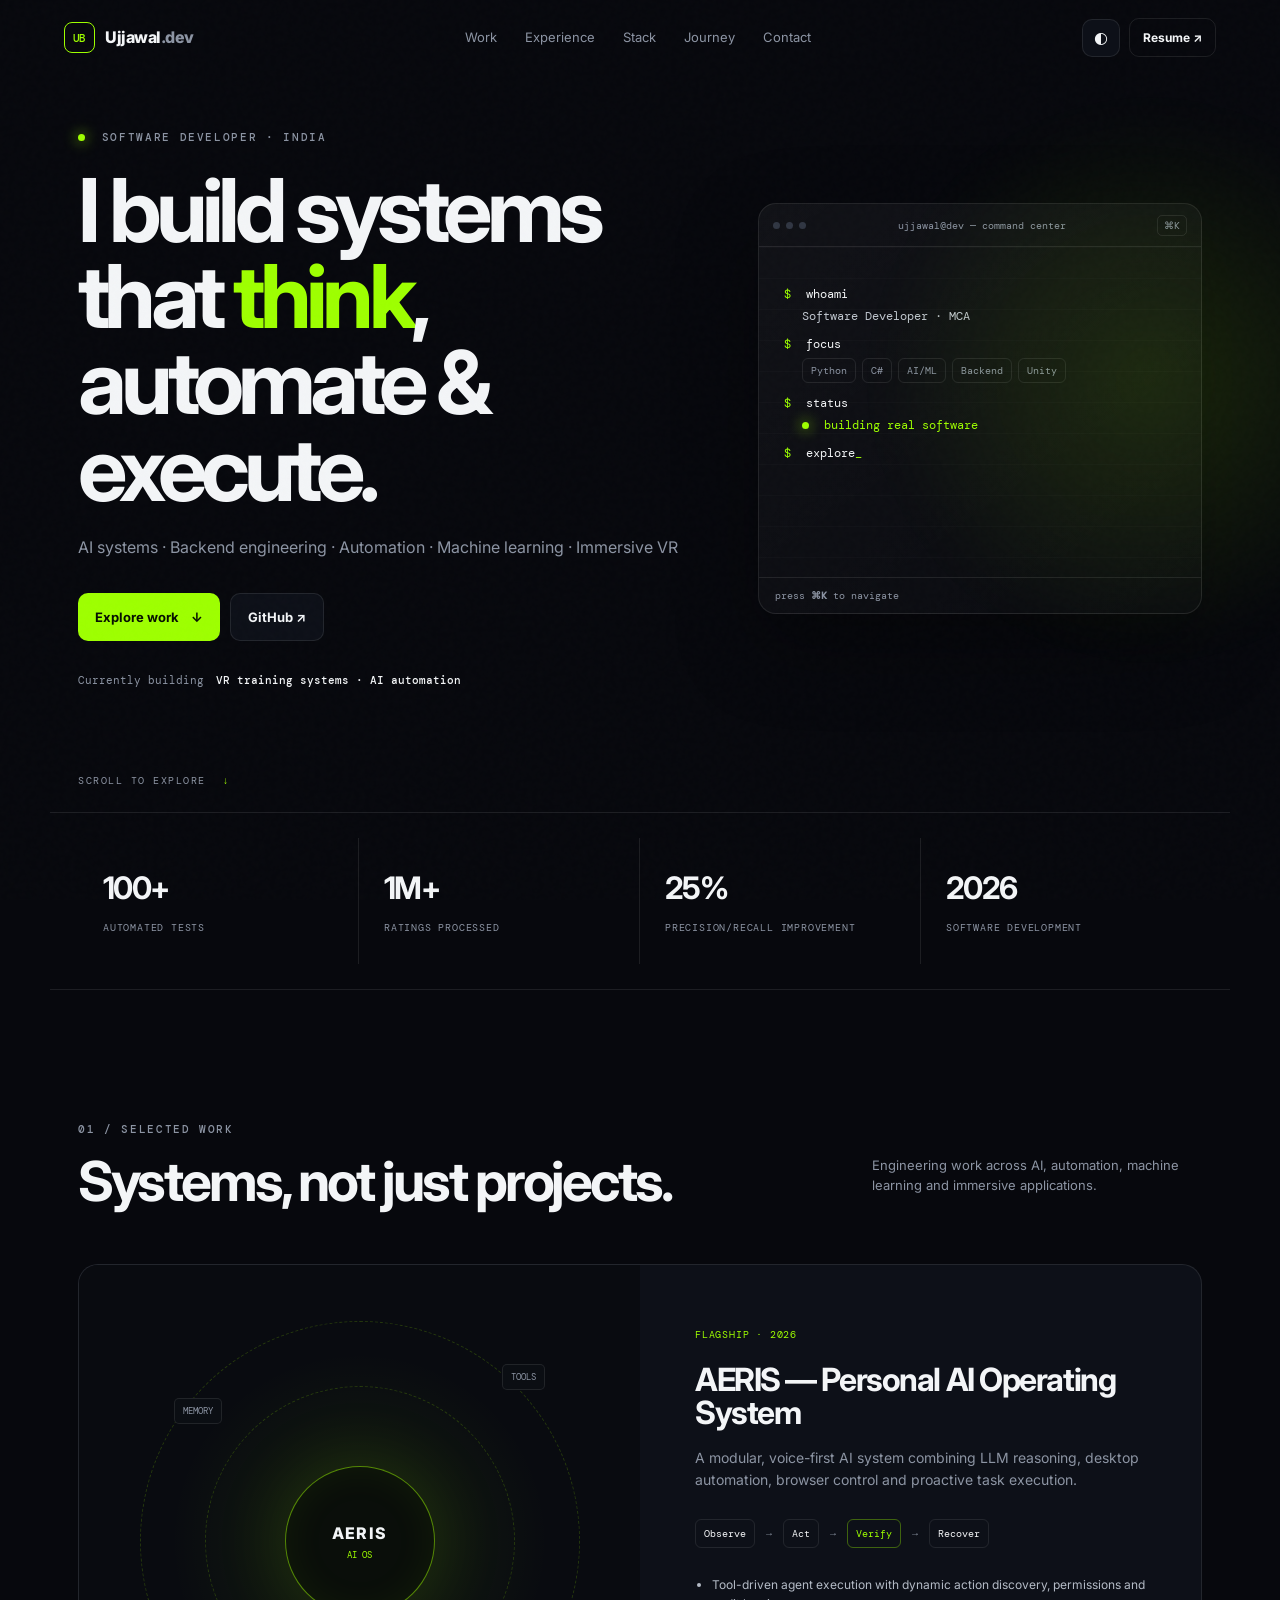
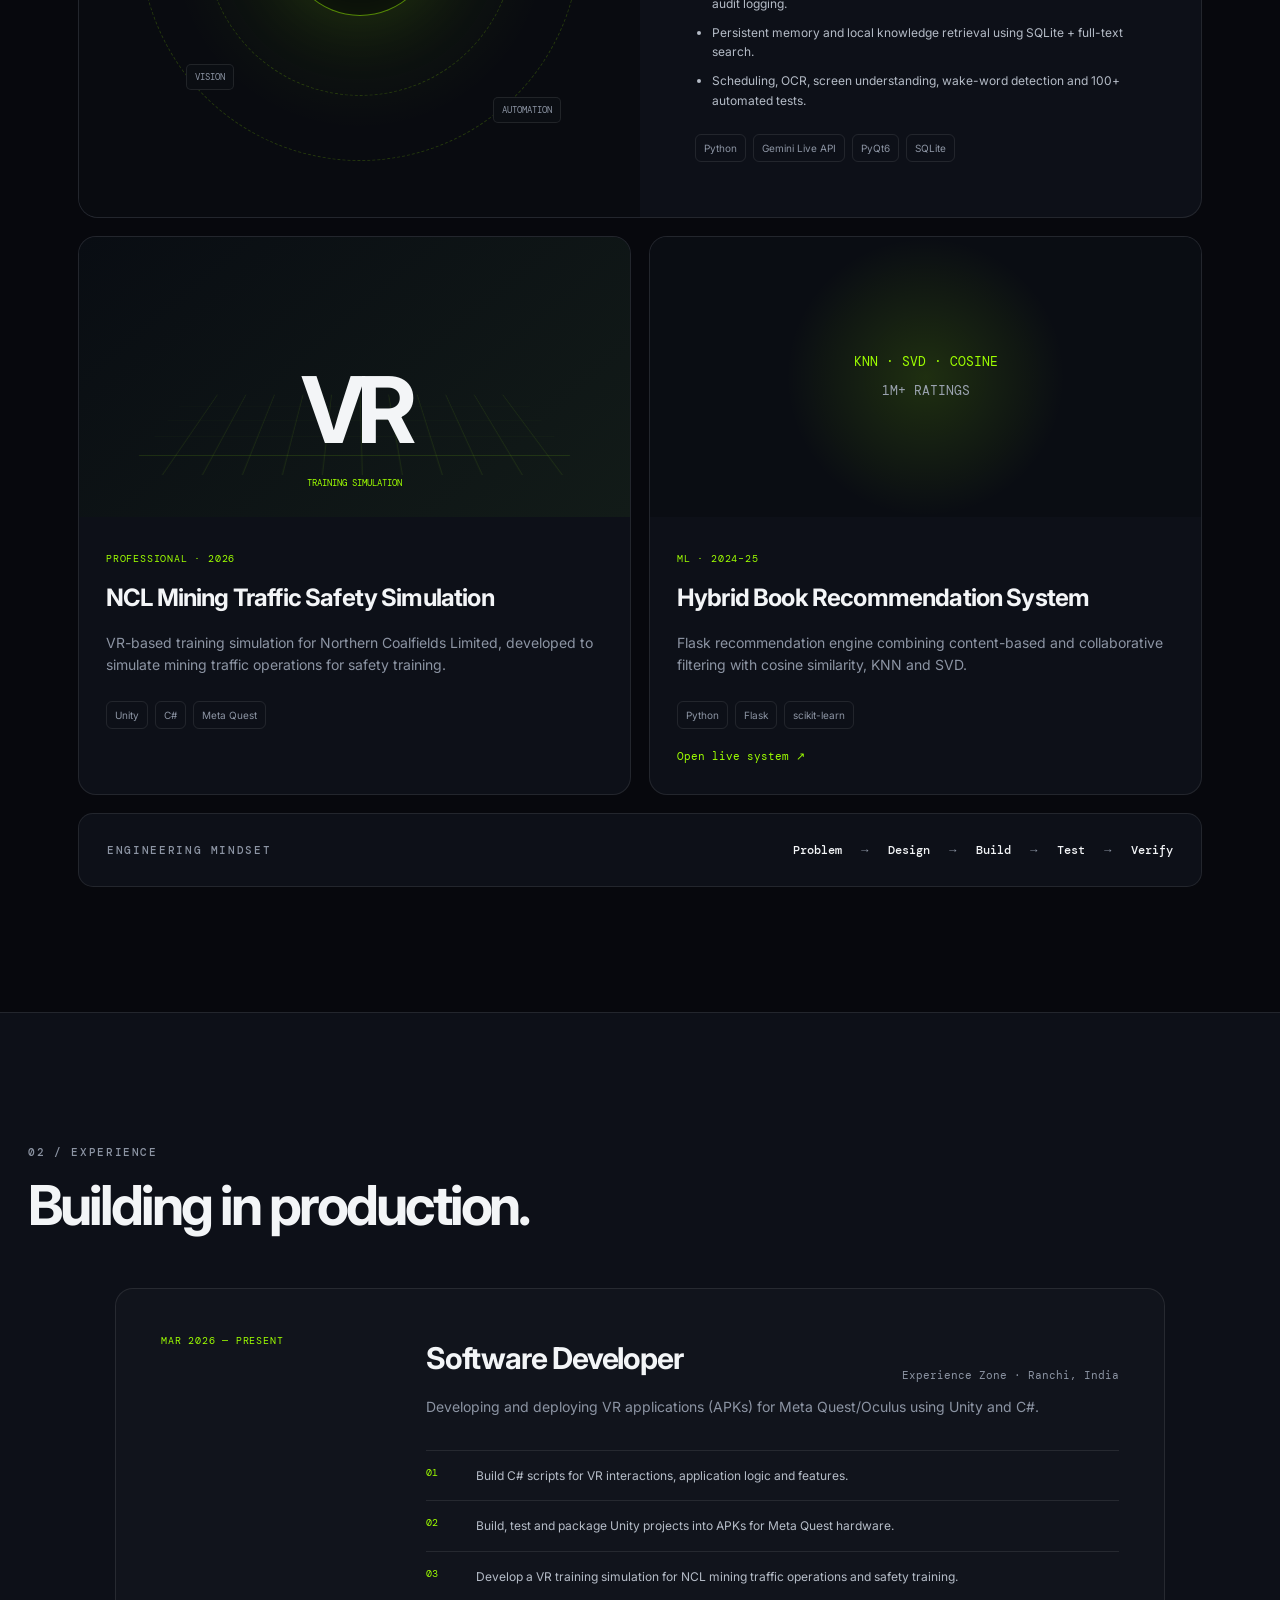
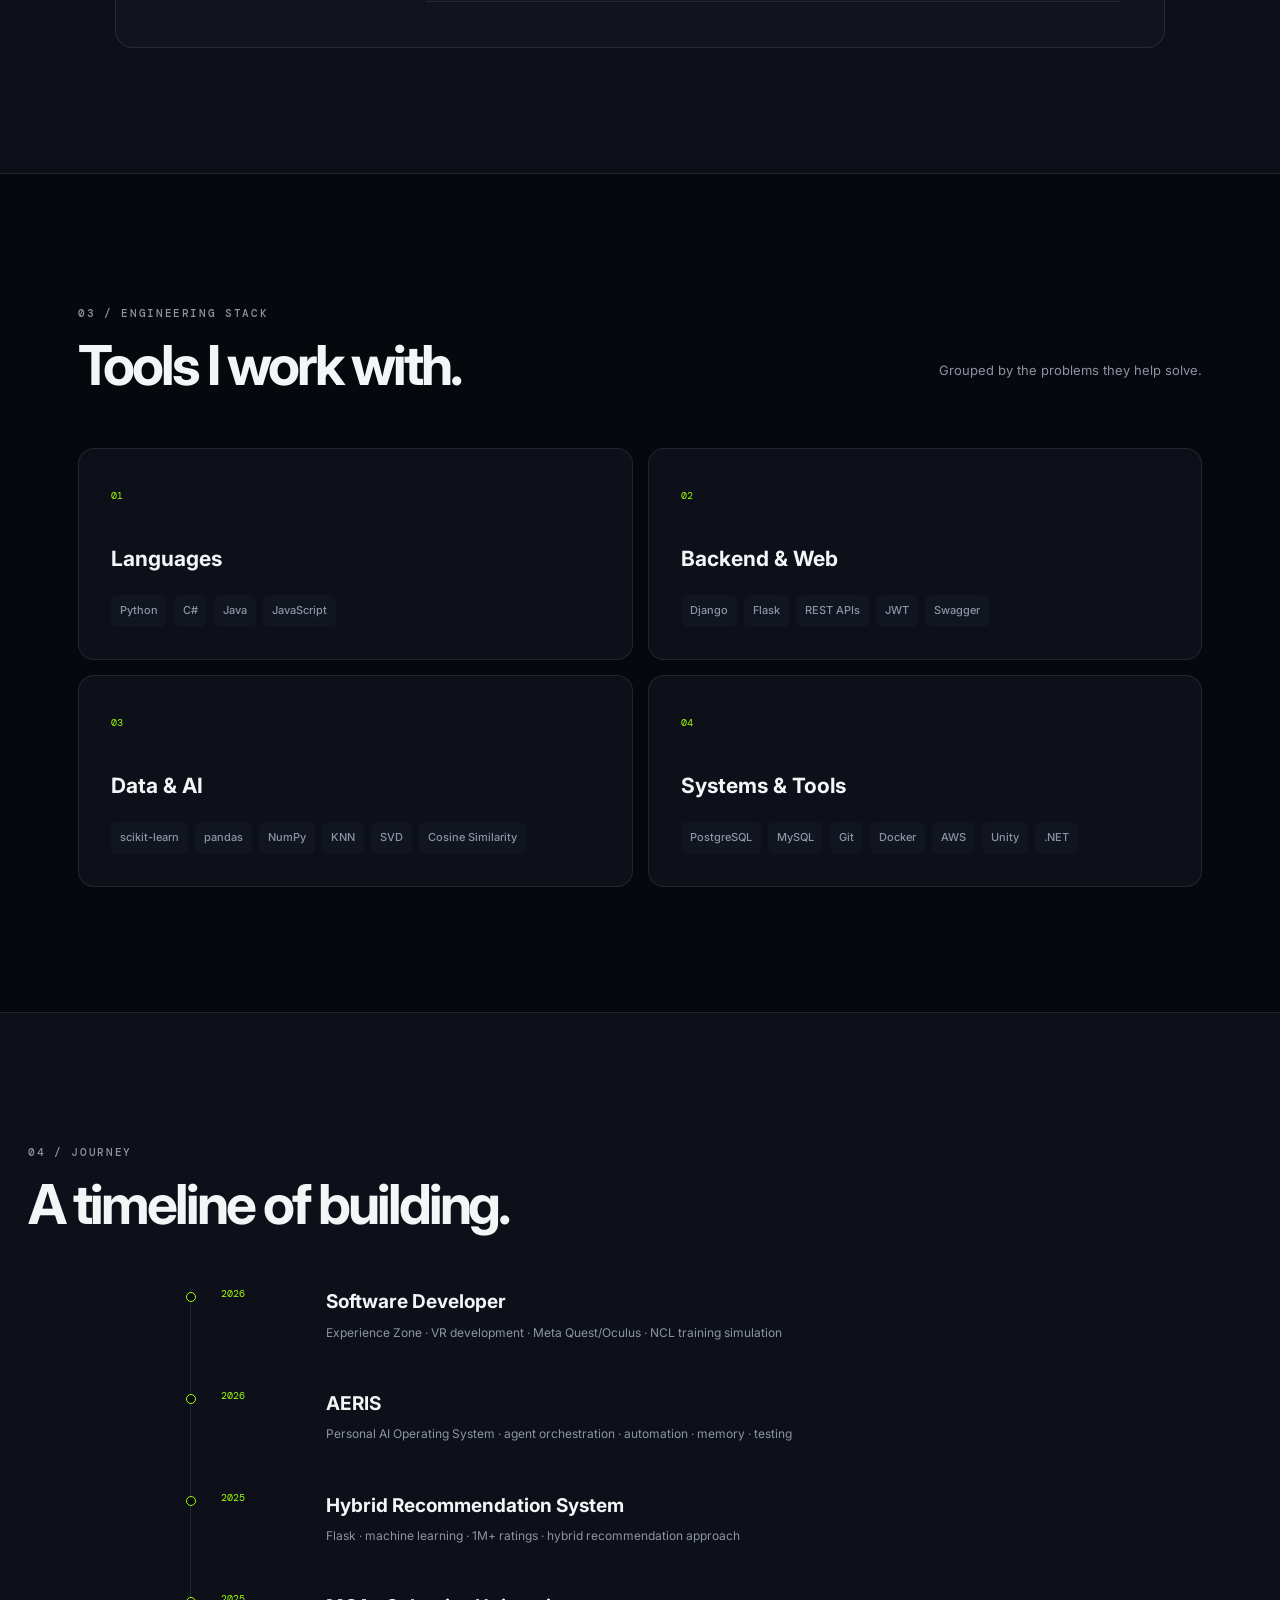
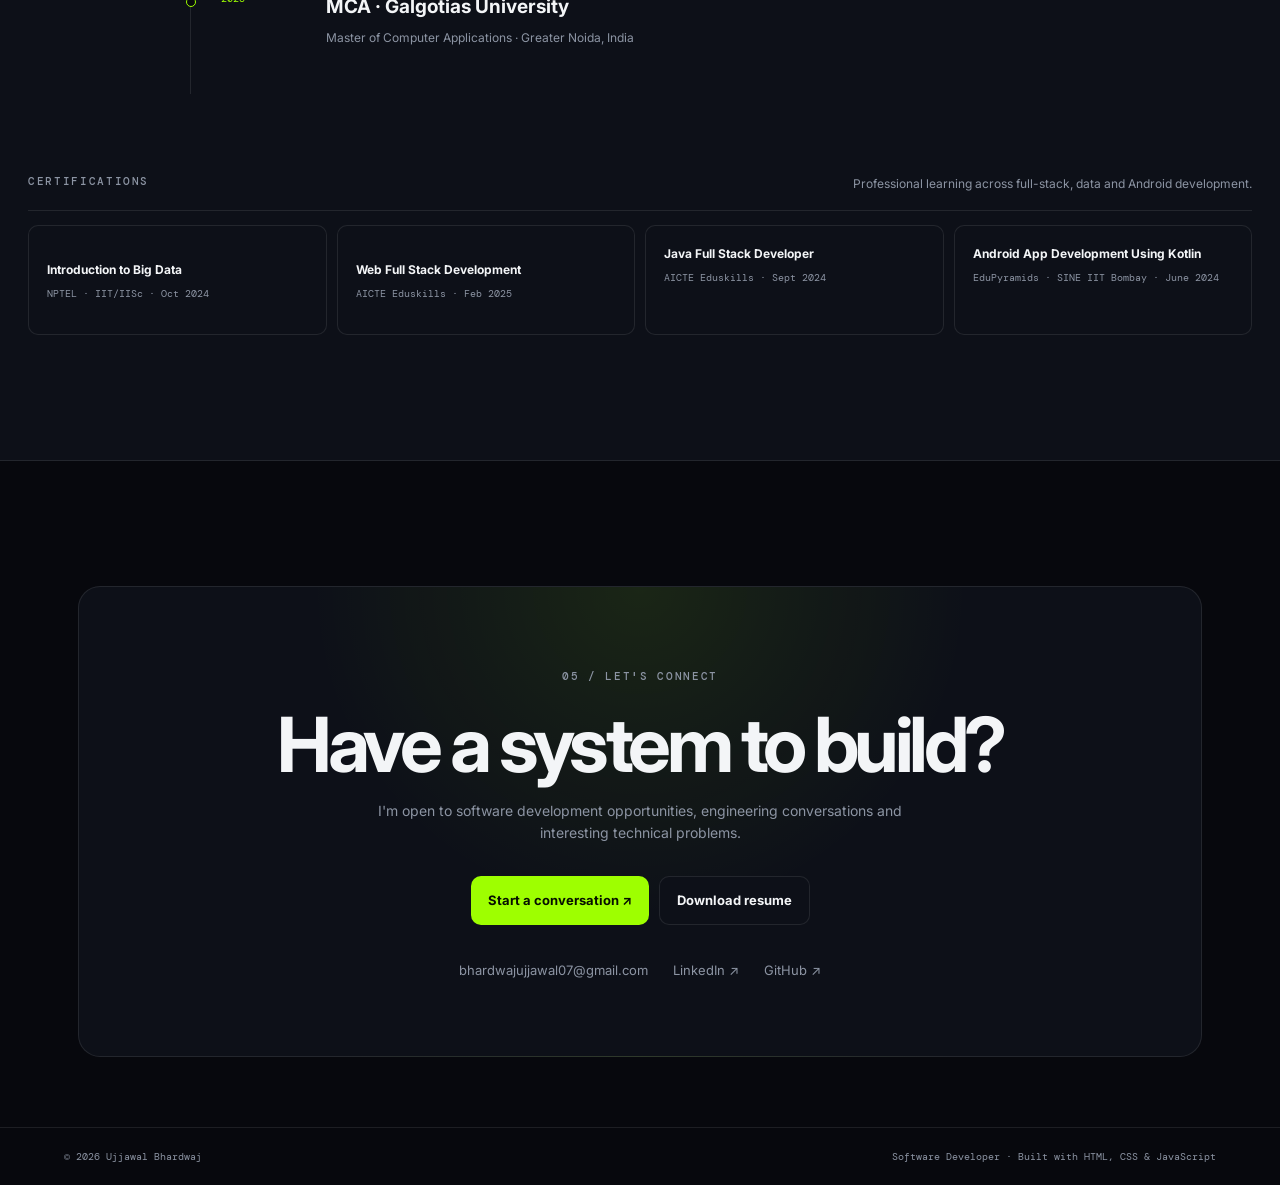
<file: index.html>
<!doctype html>
<html lang="en">
<head>
  <meta charset="utf-8">
  <meta name="viewport" content="width=device-width,initial-scale=1">
  <meta name="description" content="Ujjawal Bhardwaj — Software Developer building AI systems, automation, backend applications and immersive VR experiences.">
  <meta name="theme-color" content="#07080d">
  <title>Ujjawal Bhardwaj — Software Developer</title>
  <link rel="icon" href="images/ujjawal.jpg">
  <link rel="preconnect" href="https://fonts.googleapis.com">
  <link rel="preconnect" href="https://fonts.gstatic.com" crossorigin>
  <link href="https://fonts.googleapis.com/css2?family=DM+Mono:wght@400;500&family=Inter:wght@400;500;600;700;800&display=swap" rel="stylesheet">
  <link rel="stylesheet" href="style.css">
</head>
<body>
  <div class="noise"></div>
  <div class="progress" id="progress"></div>

  <header class="nav" id="nav">
    <a class="brand" href="#home" aria-label="Ujjawal Bhardwaj home">
      <span class="brand-mark">UB</span>
      <span>Ujjawal<span class="muted">.dev</span></span>
    </a>
    <nav id="desktopNav">
      <a href="#work">Work</a>
      <a href="#experience">Experience</a>
      <a href="#stack">Stack</a>
      <a href="#journey">Journey</a>
      <a href="#contact">Contact</a>
    </nav>
    <div class="nav-actions">
      <button class="icon-btn" id="themeBtn" title="Toggle theme" aria-label="Toggle theme">◐</button>
      <a class="resume-btn" href="UJJAWAL_SD_resume.pdf" download>Resume ↗</a>
      <button class="menu-btn" id="menuBtn" aria-label="Open menu">☰</button>
    </div>
  </header>

  <main>
    <section class="hero section" id="home">
      <div class="hero-grid">
        <div class="hero-copy reveal">
          <div class="eyebrow"><span class="dot"></span> SOFTWARE DEVELOPER · INDIA</div>
          <h1>I build systems<br>that <span>think</span>,<br>automate & execute.</h1>
          <p class="hero-sub">AI systems · Backend engineering · Automation · Machine learning · Immersive VR</p>
          <div class="hero-cta">
            <a class="primary" href="#work">Explore work <span>↓</span></a>
            <a class="secondary" href="https://github.com/BHARDWAJ-0001" target="_blank" rel="noreferrer">GitHub ↗</a>
          </div>
          <div class="mini-meta">
            <span>Currently building</span>
            <strong>VR training systems · AI automation</strong>
          </div>
        </div>

        <div class="command-card reveal delay-1">
          <div class="terminal-top"><span class="traffic"></span><span class="traffic"></span><span class="traffic"></span><span class="terminal-title">ujjawal@dev — command center</span><kbd>⌘K</kbd></div>
          <div class="terminal-body">
            <div class="terminal-line"><span class="prompt">$</span> whoami</div>
            <div class="terminal-output">Software Developer · MCA</div>
            <div class="terminal-line"><span class="prompt">$</span> focus</div>
            <div class="terminal-output chips"><span>Python</span><span>C#</span><span>AI/ML</span><span>Backend</span><span>Unity</span></div>
            <div class="terminal-line"><span class="prompt">$</span> status</div>
            <div class="status-line"><span class="live"></span> building real software</div>
            <div class="terminal-line"><span class="prompt">$</span> explore<span class="cursor">_</span></div>
          </div>
          <div class="terminal-footer">press <b>⌘K</b> to navigate</div>
        </div>
      </div>
      <div class="scroll-cue">SCROLL TO EXPLORE <span>↓</span></div>
    </section>

    <section class="metrics section-sm">
      <div class="metric reveal"><b>100+</b><span>automated tests</span></div>
      <div class="metric reveal delay-1"><b>1M+</b><span>ratings processed</span></div>
      <div class="metric reveal delay-2"><b>25%</b><span>precision/recall improvement</span></div>
      <div class="metric reveal delay-3"><b>2026</b><span>software development</span></div>
    </section>

    <section class="section" id="work">
      <div class="section-head reveal">
        <div><span class="eyebrow">01 / SELECTED WORK</span><h2>Systems, not just projects.</h2></div>
        <p>Engineering work across AI, automation, machine learning and immersive applications.</p>
      </div>

      <article class="feature-card reveal">
        <div class="feature-visual aeris">
          <div class="orbit o1"></div><div class="orbit o2"></div>
          <div class="aeris-core"><span>AERIS</span><small>AI OS</small></div>
          <div class="node n1">MEMORY</div><div class="node n2">TOOLS</div><div class="node n3">VISION</div><div class="node n4">AUTOMATION</div>
        </div>
        <div class="feature-copy">
          <span class="tag">FLAGSHIP · 2026</span>
          <h3>AERIS — Personal AI Operating System</h3>
          <p>A modular, voice-first AI system combining LLM reasoning, desktop automation, browser control and proactive task execution.</p>
          <div class="pipeline">
            <span>Observe</span><i>→</i><span>Act</span><i>→</i><span>Verify</span><i>→</i><span>Recover</span>
          </div>
          <ul>
            <li>Tool-driven agent execution with dynamic action discovery, permissions and audit logging.</li>
            <li>Persistent memory and local knowledge retrieval using SQLite + full-text search.</li>
            <li>Scheduling, OCR, screen understanding, wake-word detection and 100+ automated tests.</li>
          </ul>
          <div class="tags"><span>Python</span><span>Gemini Live API</span><span>PyQt6</span><span>SQLite</span></div>
        </div>
      </article>

      <div class="work-grid">
        <article class="work-card reveal">
          <div class="work-art vr-art"><span class="vr-grid"></span><b>VR</b><small>TRAINING SIMULATION</small></div>
          <div class="card-body"><span class="tag">PROFESSIONAL · 2026</span><h3>NCL Mining Traffic Safety Simulation</h3><p>VR-based training simulation for Northern Coalfields Limited, developed to simulate mining traffic operations for safety training.</p><div class="tags"><span>Unity</span><span>C#</span><span>Meta Quest</span></div></div>
        </article>
        <article class="work-card reveal delay-1">
          <div class="work-art rec-art"><div class="matrix">KNN · SVD · COSINE<br>1M+ RATINGS</div></div>
          <div class="card-body"><span class="tag">ML · 2024–25</span><h3>Hybrid Book Recommendation System</h3><p>Flask recommendation engine combining content-based and collaborative filtering with cosine similarity, KNN and SVD.</p><div class="tags"><span>Python</span><span>Flask</span><span>scikit-learn</span></div><a class="text-link" href="https://hybridbook-recommender-system.onrender.com/" target="_blank" rel="noreferrer">Open live system ↗</a></div>
        </article>
      </div>

      <div class="case-strip reveal">
        <span class="eyebrow">ENGINEERING MINDSET</span>
        <div class="case-flow"><b>Problem</b><i>→</i><b>Design</b><i>→</i><b>Build</b><i>→</i><b>Test</b><i>→</i><b>Verify</b></div>
      </div>
    </section>

    <section class="section alt" id="experience">
      <div class="section-head reveal">
        <div><span class="eyebrow">02 / EXPERIENCE</span><h2>Building in production.</h2></div>
      </div>
      <div class="experience-card reveal">
        <div class="exp-date">MAR 2026 — PRESENT</div>
        <div class="exp-main">
          <div class="exp-title"><h3>Software Developer</h3><span>Experience Zone · Ranchi, India</span></div>
          <p>Developing and deploying VR applications (APKs) for Meta Quest/Oculus using Unity and C#.</p>
          <div class="exp-points">
            <div><span>01</span><p>Build C# scripts for VR interactions, application logic and features.</p></div>
            <div><span>02</span><p>Build, test and package Unity projects into APKs for Meta Quest hardware.</p></div>
            <div><span>03</span><p>Develop a VR training simulation for NCL mining traffic operations and safety training.</p></div>
          </div>
        </div>
      </div>
    </section>

    <section class="section" id="stack">
      <div class="section-head reveal">
        <div><span class="eyebrow">03 / ENGINEERING STACK</span><h2>Tools I work with.</h2></div>
        <p>Grouped by the problems they help solve.</p>
      </div>
      <div class="stack-grid">
        <div class="stack-card reveal"><span class="stack-index">01</span><h3>Languages</h3><div class="stack-list"><b>Python</b><b>C#</b><b>Java</b><b>JavaScript</b></div></div>
        <div class="stack-card reveal delay-1"><span class="stack-index">02</span><h3>Backend & Web</h3><div class="stack-list"><b>Django</b><b>Flask</b><b>REST APIs</b><b>JWT</b><b>Swagger</b></div></div>
        <div class="stack-card reveal delay-2"><span class="stack-index">03</span><h3>Data & AI</h3><div class="stack-list"><b>scikit-learn</b><b>pandas</b><b>NumPy</b><b>KNN</b><b>SVD</b><b>Cosine Similarity</b></div></div>
        <div class="stack-card reveal delay-3"><span class="stack-index">04</span><h3>Systems & Tools</h3><div class="stack-list"><b>PostgreSQL</b><b>MySQL</b><b>Git</b><b>Docker</b><b>AWS</b><b>Unity</b><b>.NET</b></div></div>
      </div>
    </section>

    <section class="section alt" id="journey">
      <div class="section-head reveal"><div><span class="eyebrow">04 / JOURNEY</span><h2>A timeline of building.</h2></div></div>
      <div class="timeline">
        <div class="timeline-item reveal"><span>2026</span><div><h3>Software Developer</h3><p>Experience Zone · VR development · Meta Quest/Oculus · NCL training simulation</p></div></div>
        <div class="timeline-item reveal"><span>2026</span><div><h3>AERIS</h3><p>Personal AI Operating System · agent orchestration · automation · memory · testing</p></div></div>
        <div class="timeline-item reveal"><span>2025</span><div><h3>Hybrid Recommendation System</h3><p>Flask · machine learning · 1M+ ratings · hybrid recommendation approach</p></div></div>
        <div class="timeline-item reveal"><span>2025</span><div><h3>MCA · Galgotias University</h3><p>Master of Computer Applications · Greater Noida, India</p></div></div>
      </div>

      <div class="certs reveal">
        <div class="cert-head"><span class="eyebrow">CERTIFICATIONS</span><p>Professional learning across full-stack, data and Android development.</p></div>
        <div class="cert-grid">
          <button class="cert" data-img="images/Big Data Computing-certificate.jpg"><b>Introduction to Big Data</b><span>NPTEL · IIT/IISc · Oct 2024</span></button>
          <button class="cert" data-img="images/Ujjawal  Bhardwaj 718820_page-0001.jpg"><b>Web Full Stack Development</b><span>AICTE Eduskills · Feb 2025</span></button>
          <div class="cert"><b>Java Full Stack Developer</b><span>AICTE Eduskills · Sept 2024</span></div>
          <div class="cert"><b>Android App Development Using Kotlin</b><span>EduPyramids · SINE IIT Bombay · June 2024</span></div>
        </div>
      </div>
    </section>

    <section class="section contact-section" id="contact">
      <div class="contact-panel reveal">
        <span class="eyebrow">05 / LET'S CONNECT</span>
        <h2>Have a system to build?</h2>
        <p>I'm open to software development opportunities, engineering conversations and interesting technical problems.</p>
        <div class="contact-actions">
          <a class="primary" href="mailto:bhardwajujjawal07@gmail.com">Start a conversation ↗</a>
          <a class="secondary" href="UJJAWAL_SD_resume.pdf" download>Download resume</a>
        </div>
        <div class="contact-links">
          <a href="mailto:bhardwajujjawal07@gmail.com">bhardwajujjawal07@gmail.com</a>
          <a href="https://www.linkedin.com/in/ujjawal-bhardwaj-in" target="_blank" rel="noreferrer">LinkedIn ↗</a>
          <a href="https://github.com/BHARDWAJ-0001" target="_blank" rel="noreferrer">GitHub ↗</a>
        </div>
      </div>
    </section>
  </main>

  <footer><span>© <span id="year"></span> Ujjawal Bhardwaj</span><span>Software Developer · Built with HTML, CSS & JavaScript</span></footer>

  <div class="palette" id="palette" aria-hidden="true">
    <div class="palette-box">
      <div class="palette-search"><span>⌘K</span><input id="commandInput" placeholder="Jump to a section…" autocomplete="off"></div>
      <div class="commands">
        <button data-go="#home">⌂ <span>Home</span><kbd>1</kbd></button>
        <button data-go="#work">◈ <span>Selected Work</span><kbd>2</kbd></button>
        <button data-go="#experience">◉ <span>Experience</span><kbd>3</kbd></button>
        <button data-go="#stack">◇ <span>Engineering Stack</span><kbd>4</kbd></button>
        <button data-go="#journey">⌁ <span>Journey</span><kbd>5</kbd></button>
        <button data-go="#contact">✦ <span>Contact</span><kbd>6</kbd></button>
      </div>
      <small>ESC to close</small>
    </div>
  </div>

  <div class="modal" id="certModal" aria-hidden="true">
    <button class="modal-close" id="modalClose">×</button>
    <img id="certImage" alt="Certificate preview">
  </div>
  <script src="script.js"></script>
</body>
</html>
</file>
<file: style.css>
:root{
  --bg:#07080d;--panel:#0d1018;--panel2:#111520;--text:#f3f5f7;--muted:#8c94a3;
  --line:rgba(255,255,255,.09);--accent:#9eff00;--accent2:#b8ff5a;--max:1180px;
}
*{box-sizing:border-box}html{scroll-behavior:smooth}body{margin:0;background:var(--bg);color:var(--text);font-family:Inter,system-ui,sans-serif;line-height:1.6;overflow-x:hidden}
body.light{--bg:#f5f6f2;--panel:#fff;--panel2:#eceee8;--text:#10130e;--muted:#596056;--line:rgba(0,0,0,.1)}
a{color:inherit;text-decoration:none}button{font:inherit;color:inherit}.noise{position:fixed;inset:0;pointer-events:none;opacity:.035;z-index:20;background-image:url("data:image/svg+xml,%3Csvg viewBox='0 0 180 180' xmlns='http://www.w3.org/2000/svg'%3E%3Cfilter id='n'%3E%3CfeTurbulence type='fractalNoise' baseFrequency='.9' numOctaves='3' stitchTiles='stitch'/%3E%3C/filter%3E%3Crect width='100%25' height='100%25' filter='url(%23n)' opacity='.5'/%3E%3C/svg%3E")}
.progress{position:fixed;top:0;left:0;height:2px;background:var(--accent);width:0;z-index:100}.nav{position:fixed;top:0;left:0;right:0;height:76px;display:flex;align-items:center;justify-content:space-between;padding:0 5vw;z-index:50;border-bottom:1px solid transparent;transition:.3s}.nav.scrolled{background:rgba(7,8,13,.78);backdrop-filter:blur(18px);border-color:var(--line)}body.light .nav.scrolled{background:rgba(245,246,242,.82)}
.brand{display:flex;align-items:center;gap:10px;font-weight:800;letter-spacing:-.03em}.brand-mark{display:grid;place-items:center;width:31px;height:31px;border:1px solid var(--accent);color:var(--accent);font:500 11px "DM Mono";border-radius:8px}.muted{color:var(--muted)}
.nav nav{display:flex;gap:28px}.nav nav a,.contact-links a{font-size:13px;color:var(--muted);transition:.2s}.nav nav a:hover,.contact-links a:hover{color:var(--text)}.nav-actions{display:flex;gap:9px;align-items:center}.icon-btn,.menu-btn{width:38px;height:38px;border:1px solid var(--line);background:var(--panel);border-radius:10px;cursor:pointer}.resume-btn{font-size:12px;font-weight:700;border:1px solid var(--line);padding:9px 13px;border-radius:10px}.menu-btn{display:none}
.section{max-width:var(--max);margin:auto;padding:125px 28px}.section-sm{max-width:var(--max);margin:auto;padding:25px 28px}.hero{min-height:790px;display:flex;flex-direction:column;justify-content:center;padding-top:130px;position:relative}.hero:before{content:"";position:absolute;width:600px;height:600px;right:-220px;top:80px;background:radial-gradient(circle,rgba(158,255,0,.12),transparent 65%);filter:blur(20px);pointer-events:none}.hero-grid{display:grid;grid-template-columns:1.15fr .85fr;gap:80px;align-items:center}.eyebrow{font:500 11px "DM Mono",monospace;letter-spacing:.15em;color:var(--muted)}.dot,.live{display:inline-block;width:7px;height:7px;border-radius:50%;background:var(--accent);box-shadow:0 0 14px var(--accent);margin-right:8px}
h1{font-size:clamp(54px,7vw,88px);line-height:.98;letter-spacing:-.065em;margin:23px 0}.hero h1 span{color:var(--accent)}.hero-sub{max-width:600px;color:var(--muted);font-size:16px}.hero-cta{display:flex;gap:10px;margin:32px 0}.primary,.secondary{display:inline-flex;align-items:center;gap:12px;padding:13px 17px;border-radius:10px;font-size:13px;font-weight:700;transition:.25s}.primary{background:var(--accent);color:#071000}.primary:hover{transform:translateY(-2px);box-shadow:0 12px 35px rgba(158,255,0,.2)}.secondary{border:1px solid var(--line);background:var(--panel)}.secondary:hover{border-color:rgba(158,255,0,.45)}.mini-meta{font:11px "DM Mono";color:var(--muted);display:flex;gap:12px}.mini-meta strong{color:var(--text);font-weight:500}
.command-card{border:1px solid var(--line);background:linear-gradient(145deg,rgba(255,255,255,.045),rgba(255,255,255,.015));border-radius:18px;box-shadow:0 30px 80px rgba(0,0,0,.35);overflow:hidden;transform:perspective(900px) rotateY(-5deg)}.terminal-top{height:43px;border-bottom:1px solid var(--line);display:flex;align-items:center;padding:0 14px;gap:6px;font:10px "DM Mono";color:var(--muted)}.traffic{width:7px;height:7px;border-radius:50%;background:#303642}.terminal-title{margin:auto}.terminal-top kbd,.palette kbd{border:1px solid var(--line);border-radius:5px;padding:3px 6px;font:10px "DM Mono"}.terminal-body{padding:27px 25px;font:12px "DM Mono";min-height:330px;background:linear-gradient(rgba(255,255,255,.015) 1px,transparent 1px);background-size:100% 31px}.terminal-line{margin:12px 0 6px}.prompt{color:var(--accent);margin-right:8px}.terminal-output{color:#c1c7d0;margin-left:18px}.chips{display:flex;flex-wrap:wrap;gap:6px}.chips span,.tags span{border:1px solid var(--line);padding:5px 8px;border-radius:6px;color:var(--muted);font-size:10px}.status-line{color:var(--accent);margin-left:18px}.cursor{color:var(--accent);animation:blink 1s infinite}.terminal-footer{padding:11px 16px;border-top:1px solid var(--line);font:10px "DM Mono";color:var(--muted)}@keyframes blink{50%{opacity:0}}
.scroll-cue{position:absolute;bottom:25px;left:28px;font:10px "DM Mono";color:var(--muted);letter-spacing:.15em}.scroll-cue span{color:var(--accent);margin-left:10px}
.metrics{display:grid;grid-template-columns:repeat(4,1fr);border-top:1px solid var(--line);border-bottom:1px solid var(--line)}.metric{padding:25px;border-right:1px solid var(--line)}.metric:last-child{border:0}.metric b{display:block;font-size:31px;letter-spacing:-.05em}.metric span{color:var(--muted);font:10px "DM Mono";text-transform:uppercase;letter-spacing:.08em}
.section-head{display:flex;justify-content:space-between;align-items:end;gap:50px;margin-bottom:55px}.section-head h2{font-size:clamp(34px,5vw,55px);letter-spacing:-.055em;line-height:1;margin:14px 0 0}.section-head>p{max-width:330px;color:var(--muted);font-size:13px}
.feature-card{display:grid;grid-template-columns:1fr 1fr;border:1px solid var(--line);background:var(--panel);border-radius:20px;overflow:hidden}.feature-visual{min-height:530px;position:relative;display:grid;place-items:center;background:radial-gradient(circle at center,rgba(158,255,0,.09),transparent 48%),#090b10;overflow:hidden}.aeris-core{width:150px;height:150px;border-radius:50%;display:grid;place-items:center;align-content:center;border:1px solid rgba(158,255,0,.5);box-shadow:0 0 80px rgba(158,255,0,.12),inset 0 0 40px rgba(158,255,0,.06);background:#0a0e0a;z-index:2}.aeris-core span{font-weight:800;letter-spacing:.08em}.aeris-core small{font:9px "DM Mono";color:var(--accent);margin-top:3px}.orbit{position:absolute;border:1px dashed rgba(158,255,0,.18);border-radius:50%;width:310px;height:310px;animation:spin 16s linear infinite}.o2{width:440px;height:440px;animation-direction:reverse;animation-duration:23s}@keyframes spin{to{transform:rotate(360deg)}}.node{position:absolute;font:9px "DM Mono";color:var(--muted);border:1px solid var(--line);padding:6px 8px;border-radius:5px;background:#0b0e13}.n1{top:24%;left:17%}.n2{top:18%;right:17%}.n3{bottom:23%;left:19%}.n4{bottom:17%;right:14%}.feature-copy{padding:55px}.tag{font:10px "DM Mono";color:var(--accent);letter-spacing:.08em}.feature-copy h3{font-size:32px;line-height:1.05;letter-spacing:-.045em;margin:17px 0}.feature-copy>p,.card-body>p,.exp-main>p{color:var(--muted);font-size:14px}.pipeline{display:flex;align-items:center;gap:9px;margin:27px 0;font:10px "DM Mono"}.pipeline span{border:1px solid var(--line);padding:7px 8px;border-radius:6px}.pipeline span:nth-of-type(3){border-color:rgba(158,255,0,.35);color:var(--accent)}.pipeline i{font-style:normal;color:var(--muted)}.feature-copy ul{padding-left:17px;color:#b4bbc6;font-size:12px}.feature-copy li{margin:10px 0}.tags{display:flex;gap:7px;flex-wrap:wrap;margin-top:24px}.work-grid{display:grid;grid-template-columns:1fr 1fr;gap:18px;margin-top:18px}.work-card{border:1px solid var(--line);background:var(--panel);border-radius:18px;overflow:hidden}.work-art{height:280px;display:grid;place-items:center;position:relative;overflow:hidden}.vr-art{background:linear-gradient(140deg,#090d13,#121b18)}.vr-art:after{content:"";position:absolute;inset:15% 8%;background:linear-gradient(transparent 96%,rgba(158,255,0,.12) 97%),linear-gradient(90deg,transparent 96%,rgba(158,255,0,.08) 97%);background-size:40px 40px;transform:perspective(400px) rotateX(55deg);transform-origin:center bottom}.vr-art b{font-size:92px;letter-spacing:-.1em;z-index:1}.vr-art small{position:absolute;bottom:28px;font:9px "DM Mono";color:var(--accent);z-index:2}.rec-art{background:radial-gradient(circle,rgba(158,255,0,.14),transparent 45%),#0a0d13}.matrix{font:13px "DM Mono";line-height:2.2;color:#9ba3b0;text-align:center}.matrix::first-line{color:var(--accent)}.card-body{padding:27px}.card-body h3{font-size:24px;letter-spacing:-.035em;margin:10px 0}.text-link{display:inline-block;margin-top:20px;font:11px "DM Mono";color:var(--accent)}.case-strip{margin-top:18px;padding:28px;border:1px solid var(--line);border-radius:15px;display:flex;align-items:center;justify-content:space-between;gap:30px;background:var(--panel)}.case-flow{display:flex;align-items:center;gap:17px;font:12px "DM Mono"}.case-flow i{color:var(--muted);font-style:normal}.case-flow b{font-weight:500}
.alt{max-width:none;background:var(--panel);border-top:1px solid var(--line);border-bottom:1px solid var(--line)}.experience-card{max-width:1050px;margin:auto;display:grid;grid-template-columns:220px 1fr;gap:45px;padding:45px;border:1px solid var(--line);border-radius:18px;background:rgba(255,255,255,.018)}.exp-date{font:10px "DM Mono";color:var(--accent);letter-spacing:.08em}.exp-title{display:flex;justify-content:space-between;gap:20px;align-items:end}.exp-title h3{font-size:30px;letter-spacing:-.04em;margin:0}.exp-title span{font:11px "DM Mono";color:var(--muted)}.exp-points{margin-top:32px;border-top:1px solid var(--line)}.exp-points div{display:grid;grid-template-columns:35px 1fr;gap:15px;padding:15px 0;border-bottom:1px solid var(--line)}.exp-points span{font:10px "DM Mono";color:var(--accent)}.exp-points p{margin:0;color:#b5bcc7;font-size:12px}
.stack-grid{display:grid;grid-template-columns:repeat(2,1fr);gap:15px}.stack-card{position:relative;padding:32px;border:1px solid var(--line);border-radius:16px;background:var(--panel);min-height:210px}.stack-index{font:10px "DM Mono";color:var(--accent)}.stack-card h3{font-size:21px;margin:35px 0 20px}.stack-list{display:flex;flex-wrap:wrap;gap:7px}.stack-list b{font-size:11px;font-weight:500;padding:7px 9px;background:var(--panel2);border-radius:6px;color:var(--muted)}
.timeline{max-width:900px;margin:auto;border-left:1px solid var(--line);padding-left:30px}.timeline-item{display:grid;grid-template-columns:80px 1fr;gap:25px;position:relative;padding:0 0 42px}.timeline-item:before{content:"";position:absolute;left:-35px;top:5px;width:8px;height:8px;border-radius:50%;border:1px solid var(--accent);background:var(--bg)}.timeline-item>span{font:10px "DM Mono";color:var(--accent)}.timeline-item h3{margin:0;font-size:19px}.timeline-item p{margin:5px 0;color:var(--muted);font-size:12px}.certs{margin-top:80px}.cert-head{display:flex;justify-content:space-between;border-bottom:1px solid var(--line);padding-bottom:17px}.cert-head p{margin:0;color:var(--muted);font-size:12px}.cert-grid{display:grid;grid-template-columns:repeat(4,1fr);gap:10px;margin-top:14px}.cert{border:1px solid var(--line);background:var(--panel);padding:18px;text-align:left;border-radius:10px;cursor:pointer;min-height:110px}.cert b{display:block;font-size:12px}.cert span{display:block;color:var(--muted);font:10px "DM Mono";margin-top:8px}
.contact-section{padding-bottom:70px}.contact-panel{border:1px solid var(--line);border-radius:22px;padding:75px;text-align:center;background:radial-gradient(circle at 50% 0,rgba(158,255,0,.09),transparent 45%),var(--panel)}.contact-panel h2{font-size:clamp(45px,7vw,76px);letter-spacing:-.06em;line-height:1;margin:18px 0}.contact-panel>p{max-width:560px;margin:auto;color:var(--muted);font-size:14px}.contact-actions{display:flex;justify-content:center;gap:10px;margin:32px 0}.contact-links{display:flex;justify-content:center;gap:25px;flex-wrap:wrap;margin-top:35px}
footer{border-top:1px solid var(--line);padding:22px 5vw;display:flex;justify-content:space-between;color:var(--muted);font:10px "DM Mono"}
.palette,.modal{position:fixed;inset:0;background:rgba(0,0,0,.68);backdrop-filter:blur(10px);display:none;align-items:flex-start;justify-content:center;z-index:90}.palette.open,.modal.open{display:flex}.palette-box{width:min(600px,92vw);margin-top:14vh;border:1px solid var(--line);border-radius:14px;background:var(--panel);box-shadow:0 30px 100px #0008;overflow:hidden}.palette-search{display:flex;align-items:center;gap:10px;padding:15px;border-bottom:1px solid var(--line)}.palette-search span{font:10px "DM Mono";color:var(--accent)}.palette-search input{border:0;outline:0;background:transparent;color:var(--text);width:100%;font-size:14px}.commands{padding:8px}.commands button{display:flex;width:100%;padding:11px 12px;border:0;background:transparent;border-radius:7px;text-align:left;cursor:pointer;color:var(--muted)}.commands button:hover{background:var(--panel2);color:var(--text)}.commands button span{margin-left:10px;flex:1}.palette-box small{display:block;padding:12px 15px;color:var(--muted);font:9px "DM Mono";border-top:1px solid var(--line)}.modal{align-items:center}.modal img{max-width:min(900px,90vw);max-height:85vh;border-radius:10px}.modal-close{position:absolute;top:25px;right:30px;background:transparent;border:0;font-size:35px;cursor:pointer}
.reveal{opacity:0;transform:translateY(18px);transition:opacity .7s ease,transform .7s ease}.reveal.visible{opacity:1;transform:none}.delay-1{transition-delay:.08s}.delay-2{transition-delay:.16s}.delay-3{transition-delay:.24s}
@media(max-width:900px){.nav nav{display:none}.menu-btn{display:block}.hero-grid,.feature-card{grid-template-columns:1fr}.hero{min-height:auto;padding-top:150px}.command-card{transform:none}.feature-visual{min-height:360px}.section-head{display:block}.section-head>p{margin-top:18px}.metrics{grid-template-columns:repeat(2,1fr)}.metric:nth-child(2){border-right:0}.feature-copy{padding:35px}.experience-card{grid-template-columns:1fr;gap:15px}.cert-grid{grid-template-columns:repeat(2,1fr)}}
@media(max-width:600px){.nav{padding:0 18px}.resume-btn{display:none}.hero,.section{padding-left:18px;padding-right:18px}.hero h1{font-size:49px}.mini-meta{display:block}.mini-meta strong{display:block;margin-top:4px}.metrics{grid-template-columns:1fr 1fr}.metric{padding:18px 12px}.metric b{font-size:24px}.work-grid,.stack-grid,.cert-grid{grid-template-columns:1fr}.case-strip{display:block}.case-flow{margin-top:20px;gap:7px;font-size:9px}.case-flow i{display:none}.experience-card{padding:25px}.exp-title{display:block}.exp-title h3{font-size:25px}.exp-title span{display:block;margin-top:5px}.contact-panel{padding:45px 20px}.contact-panel h2{font-size:48px}.contact-actions{flex-direction:column}.contact-actions a{justify-content:center}.contact-links{flex-direction:column;gap:10px}.feature-visual{min-height:320px}.aeris-core{width:120px;height:120px}.orbit{width:230px;height:230px}.o2{width:300px;height:300px}.n1{left:8%}.n2{right:8%}.n3{left:8%}.n4{right:6%}footer{display:block;line-height:2}.nav-actions{gap:5px}}
</file>
